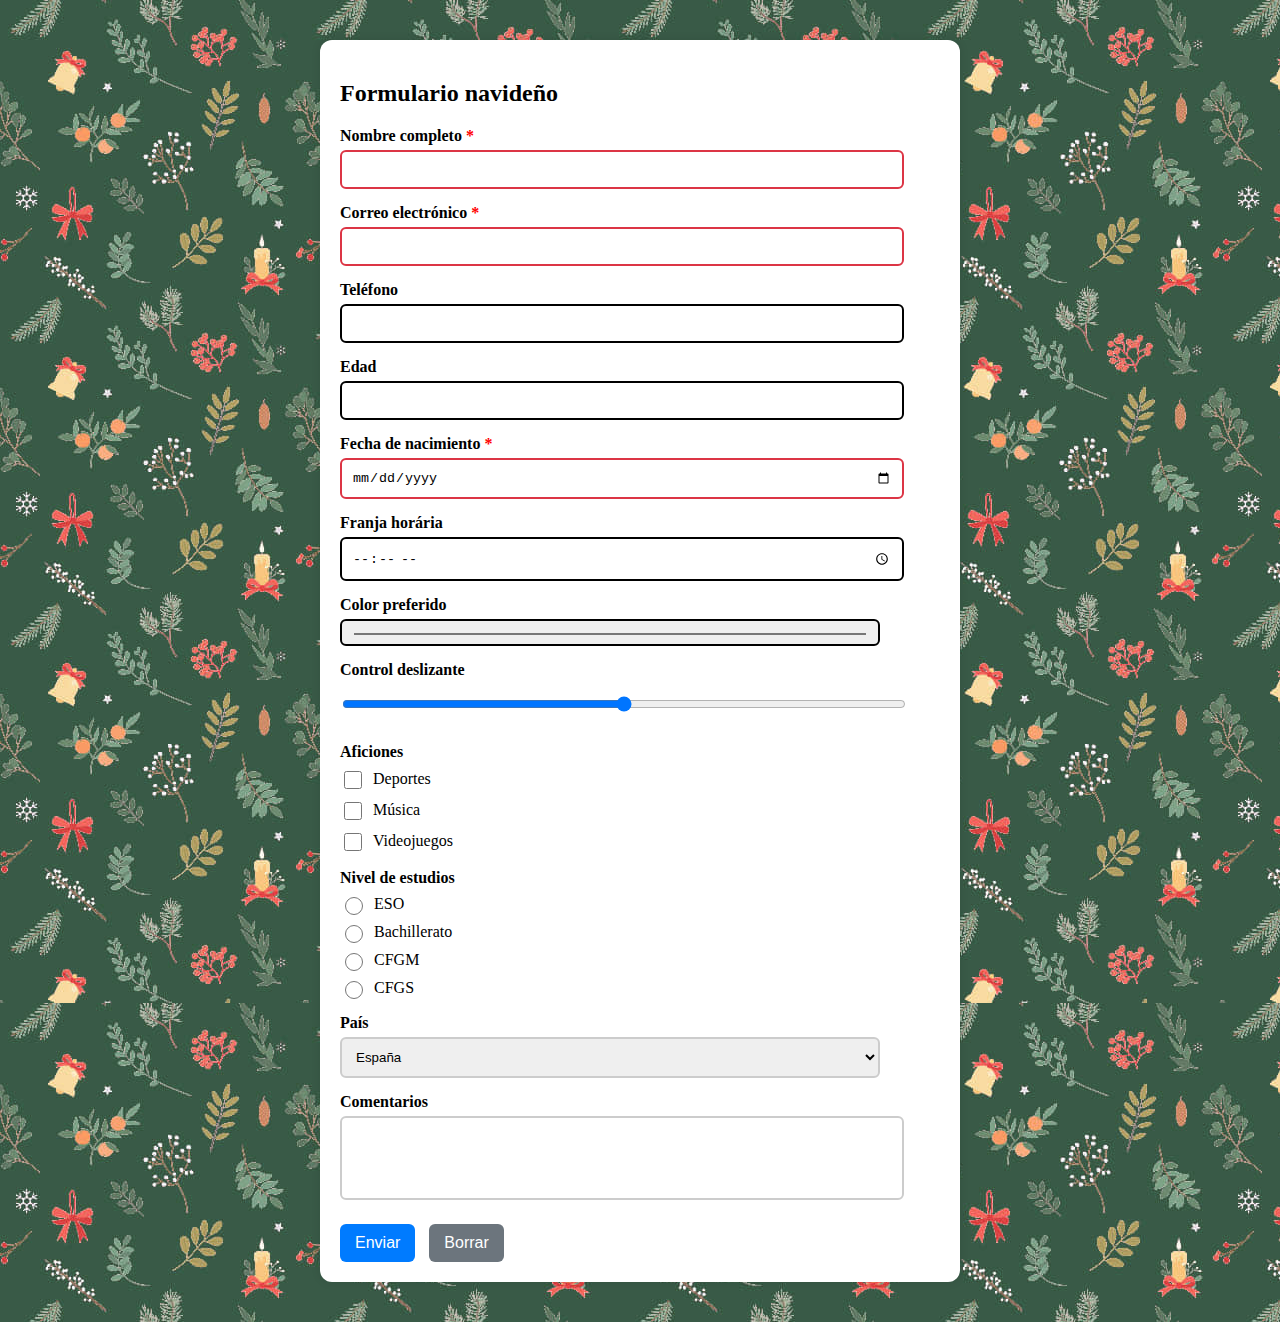
<file: index.html>
<!DOCTYPE html>
<html lang="es">
    <head>
        <meta charset="UTF-8" />
        <meta name="viewport" content="width=device-width, initial-scale=1.0" />
        <title>Formulari Demo</title>
        <link rel="stylesheet" href="estils.css">
    </head>
    <body class="body_form">
        <form class="formulario">
            <div class="center-div">
                <h2>Formulario navideño</h2>

                <label class="apartado">Nombre completo <span class="obligatorio">*</span></label>
                <input type="text" required pattern="^[A-Za-zÀ-ÿ]+(?:\s[A-Za-zÀ-ÿ]+){1,2}$" title="Introduce tu nombre completo" />

                <label class="apartado">Correo electrónico <span class="obligatorio">*</span></label>
                <input type="email" required />

                <label class="apartado">Teléfono</label>
                <input type="tel" class="opcional" pattern="^\+?[0-9\s\-]{7,15}$" title="Máximo 15 cifras; puede incluir +, espacios o guiones" />

                <label class="apartado">Edad</label>
                <input type="number" min="1" max="120" step="1" class="opcional" />

                <label class="apartado">Fecha de nacimiento <span class="obligatorio">*</span></label>
                <input type="date" required />

                <label class="apartado">Franja horária</label>
                <input type="time" class="opcional" />

                <label class="apartado">Color preferido</label>
                <input type="color" class="opcional" />

                <label class="apartado">Control deslizante</label>
                <input type="range" min="0" max="100" />

                <label class="apartado">Aficiones</label>
                <div class="opcio"><input type="checkbox" /> Deportes</div>
                <div class="opcio"><input type="checkbox" /> Música</div>
                <div class="opcio"><input type="checkbox" /> Videojuegos</div>

                <label class="apartado">Nivel de estudios</label>
                <div class="opcio"><input type="radio" name="estudis" /> ESO</div>
                <div class="opcio"><input type="radio" name="estudis" /> Bachillerato</div>
                <div class="opcio"><input type="radio" name="estudis" /> CFGM</div>
                <div class="opcio"><input type="radio" name="estudis" /> CFGS</div>

                <label class="apartado">País</label>
                <select>
                <option>España</option>
                <option>Francia</option>
                <option>Italia</option>
                <option>Alemania</option>
                </select>

                <label class="apartado">Comentarios</label>
                <textarea rows="4"></textarea>

                <button type="submit" class="submit-btn">Enviar</button>
                <button type="reset" class="reset-btn">Borrar</button>
            </div>
        </form>
    </body>
</html>
</file>
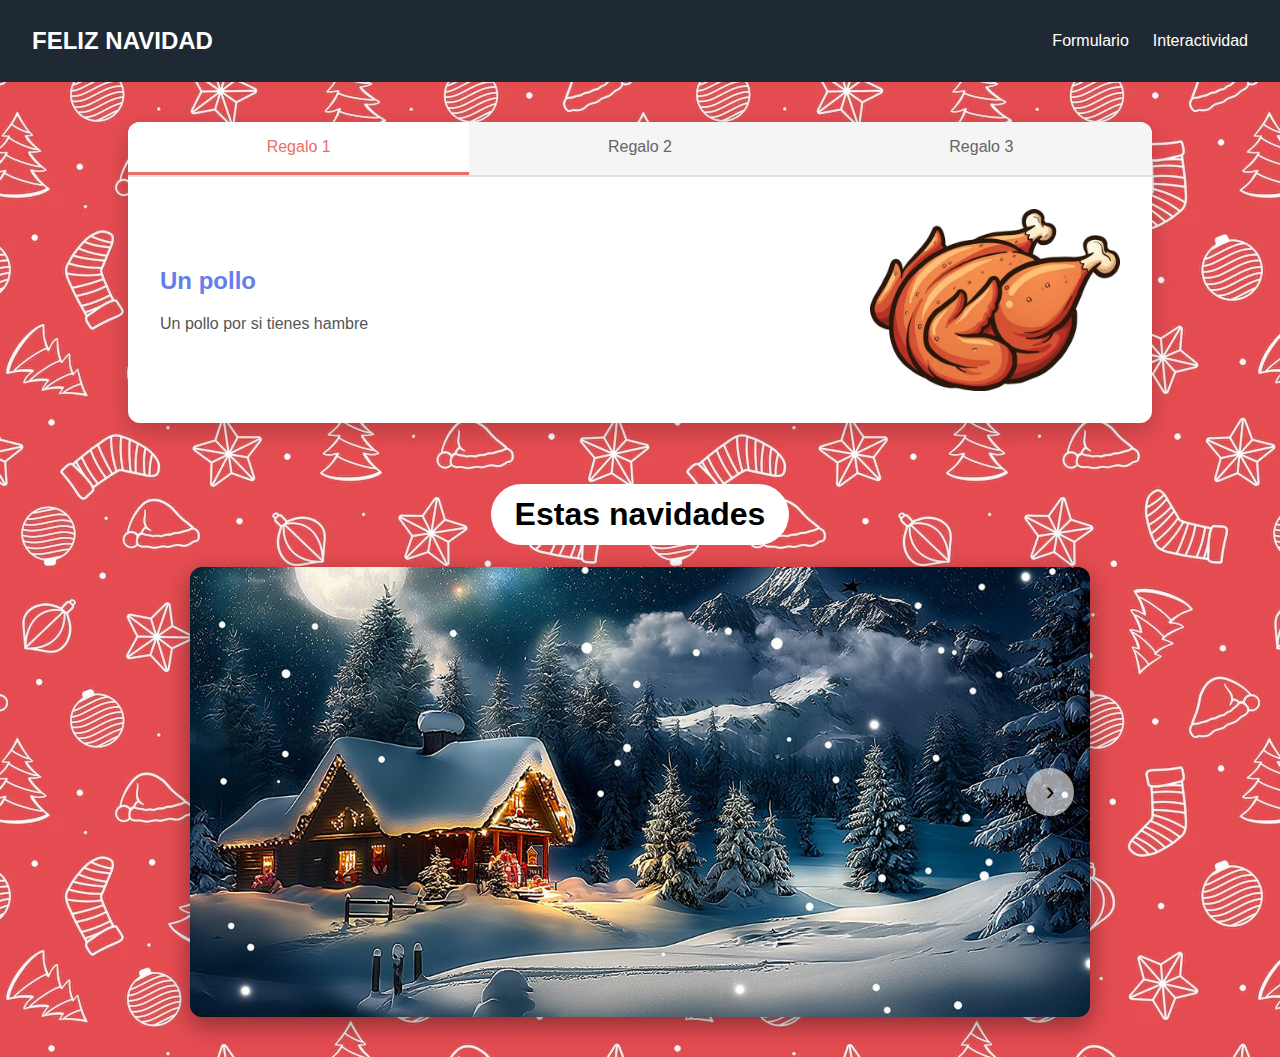
<file: interaccio.html>
<!DOCTYPE html>
<html lang="es">
    <head>
        <meta charset="UTF-8">
        <meta name="viewport" content="width=device-width, initial-scale=1.0">
        <title>Navidad Interactiva</title>
        <link href="https://fonts.googleapis.com/icon?family=Material+Icons" rel="stylesheet">
        <link rel="stylesheet" href="estils.css">
    </head>

    <body class="body_inter" id="pagina-interaccio">
        <nav class="navbar">
            <div class="logo">FELIZ NAVIDAD</div>

            <input type="checkbox" id="menu-toggle">

            <label for="menu-toggle" class="menu-icon">
            <span class="material-icons">menu</span>
            </label>

            <ul class="menu">
                <li><a href="./index.html">Formulario</a></li>
                <li><a href="./interaccio.html">Interactividad</a></li>
            </ul>
        </nav>

        <div class="seccion">
            <div class="tabs">
                <!-- Radio buttons -->
                <input type="radio" name="tab" id="tab1" checked>
                <input type="radio" name="tab" id="tab2">
                <input type="radio" name="tab" id="tab3">

                <!-- Tab buttons -->
                <div class="tabButtons">
                    <label class="tabButton tabButton1" for="tab1">
                        Regalo 1
                    </label>
                    <label class="tabButton tabButton2" for="tab2">
                        Regalo 2
                    </label>
                    <label class="tabButton tabButton3" for="tab3">
                        Regalo 3
                    </label>
                </div>

                <!-- Tab content -->
                <div class="tab-content content-1">
                    <div class="tab-inner">
                        <div class="tab-text">
                            <h2>Un pollo</h2>
                            <p>
                                Un pollo por si tienes hambre
                            </p>
                        </div>
                        <img src="./assets/img/chicken.jpg" alt="Imatge d'un pollo">
                    </div>
                </div>

                <div class="tab-content content-2">
                    <div class="tab-inner">
                        <div class="tab-text">
                            <h2>Un palo</h2>
                            <p>
                                UN PALOOO!! UN PALO!!!!
                            </p>
                        </div>
                        <img src="./assets/img/palo.jpg.png" alt="Imatge d'un palo">
                    </div>
                </div>

                <div class="tab-content content-3">
                    <div class="tab-inner">
                        <div class="tab-text">
                            <h2>Un colchon</h2>
                            <p>
                                Descanca con maxcolchon estas navidades como nunca antes.
                            </p>
                        </div>
                        <img src="./assets/img/relax.jpg" alt="Imatge d'un colchon">
                    </div>
                </div>
            </div>
        </div>

        <div class="seccion">
            <h1 class="titulillo">Estas navidades</h1>

            <div class="carousel">
                <!-- Radio buttons -->
                <input type="radio" name="slide" id="slide1" checked>
                <input type="radio" name="slide" id="slide2">
                <input type="radio" name="slide" id="slide3">

                <!-- Slides -->
                <div class="slides">
                    <div class="slide">
                        <img src="./assets/img/christmas1.jpg" alt="Primera diapositiva">
                    </div>
                    <div class="slide">
                        <img src="./assets/img/christmas2.jpg" alt="Segona diapositiva">
                    </div>
                    <div class="slide">
                        <img src="./assets/img/christmas3.jpg" alt="Tercera diapositiva">
                    </div>
                </div>

                <!-- Previous arrows -->
                <label for="slide1" class="navArrow prev arrowPrev2">‹</label>
                <label for="slide2" class="navArrow prev arrowPrev3">‹</label>

                <!-- Next arrows -->
                <label for="slide2" class="navArrow next arrowNext1">›</label>
                <label for="slide3" class="navArrow next arrowNext2">›</label>
            </div>
        </div>

    </body>
</html>
</file>
<file: estils.css>
/* Estilos navbar */
.navbar {
    position: sticky;
    top: 0;
    background: #1f2933;
    color: white;
    display: flex;
    justify-content: space-between;
    align-items: center;
    padding: 1rem 2rem;
    z-index: 1000;
}

.logo {
    font-size: 1.5rem;
    font-weight: bold;
}

.menu {
    display: flex;
    gap: 1.5rem;
    list-style: none;
}

.menu a {
    color: white;
    text-decoration: none;
    transition: color 0.3s;
}

.menu a:hover {
    color: #38bdf8;
}

#menu-toggle {
    display: none;
}

.menu-icon {
    display: none;
    cursor: pointer;
}

.menu-icon .material-icons {
    font-size: 32px;
}

@media (max-width: 768px) {
    .menu {
        position: absolute;
        top: 100%;
        left: 0;
        width: 100%;
        padding-left: 0px;
        margin-top: 0px;
        flex-direction: column;
        background: #1f2933;
        max-height: 0;
        overflow: hidden;
        transition: max-height 0.4s ease;
    }

    .menu li {
        text-align: center;
        padding: 1rem 0;
    }

    #menu-toggle:checked ~ .menu {
        max-height: 300px;
    }

    .menu-icon {
        display: block;
    }
}

/* --- Estilos form --- */
.body_form {
    background-image: url("./assets/img/form_bg.jpg");
    background-color: rgba(255, 255, 255, 0.2);
    background-blend-mode: lighten;
}

.body_inter {
    background-image: url("./assets/img/inter_bg.jpg");
    background-color: rgba(255, 255, 255, 0.2);
    background-blend-mode: lighten;
}

#pagina-interaccio {
    font-family: Arial, sans-serif;
    margin: 0;
    padding: 0;
    box-sizing: border-box;
}

.formulario {
    display: flex;
    max-width: 600px;
    margin: auto;
    margin-top: 40px;
    margin-bottom: 40px;
    background: #fff;
    padding: 20px;
    border-radius: 12px;
    justify-content: center;
    align-items: center;
    box-shadow: 0 0 10px rgba(0,0,0,0.1);
}

.apartado {
    font-weight: bold;
    display: block;
    margin-top: 15px;
}

.formulario input, .formulario select, .formulario textarea {
    width: 90%;
    padding: 10px;
    border-radius: 6px;
    border: 2px solid #ccc;
    transition: 0.3s ease;
    margin-top: 5px;
}

.formulario textarea {
    resize: none;
}

.formulario input:focus, .formulario textarea:focus, .formulario select:focus {
    outline-color: #007bff;
    box-shadow: 0 0 8px rgba(0,123,255,0.4);
}

.formulario input:valid {
    border-color: #28a745;
}

.formulario .opcional:valid {
    border-color: #000000;
}

.formulario input:invalid {
    border-color: #dc3545;
}

.center-div {
    width: 100%;
}

.obligatorio {
    color: red;
}

.opcio {
    display: flex;
    align-items: center;
    gap: 8px;
    margin: 5px 0;
}

.opcio input[type="checkbox"],
.opcio input[type="radio"] {
    width: 18px;
    height: 18px;
}

.formulario button {
    margin-top: 20px;
    padding: 10px 15px;
    border: none;
    border-radius: 6px;
    cursor: pointer;
    font-size: 16px;
}

.submit-btn {
    background: #007bff;
    color: white;
}

.reset-btn {
    background: #6c757d;
    color: white;
    margin-left: 10px;
}

/* Estilos interactividad */

.seccion {
    width: 100%;
    align-items: center;
    justify-content: center;
    margin-top: 40px;
    display: flex;
    flex-direction: column;
}

.tabs input {
    display: none;
}

.tabs {
    width: 80%;
    background: white;
    border-radius: 12px;
    box-shadow: 0 8px 24px rgba(0,0,0,.2);
    overflow: hidden;
}

.tab-inner {
    display: flex;
    align-items: center;
    gap: 2rem;
}

.tab-text {
    flex: 1;
}

.tab-inner img {
    width: 250px;
    max-width: 100%;
    border-radius: 10px;
    object-fit: cover;
}

.tabButtons {
    display: flex;
    background: #f5f5f5;
    border-bottom: 2px solid #e0e0e0;
}

.tabButton {
    border-bottom: 3px solid transparent;
    color: #666;
    cursor: pointer;
    flex: 1;
    font-weight: 500;
    padding: 1rem 1.5rem;
    text-align: center;
    justify-content: center;
    transition: all 0.3s;
    user-select: none;
}

.tabButton:hover {
    background: #ebebeb;
    color: #333;
}

body:has(#tab1:checked) .tabButtons .tabButton1,
body:has(#tab2:checked) .tabButtons .tabButton2,
body:has(#tab3:checked) .tabButtons .tabButton3 {
    background: white;
    border-bottom-color: #ea6f66;
    color: #ea6f66;
}

.tab-content {
    animation: fadeIn 0.4s ease-in;
    display: none;
    padding: 2rem;
}

@keyframes fadeIn {
    from {
    opacity: 0;
    transform: translateY(10px);
    }
    to {
    opacity: 1;
    transform: translateY(0);
    }
}

#pagina-interaccio:has(#tab1:checked) .content-1 { display:block; }
#pagina-interaccio:has(#tab2:checked) .content-2 { display:block; }
#pagina-interaccio:has(#tab3:checked) .content-3 { display:block; }

.tab-content h2 {
    color: #667eea;
    margin-bottom: 1rem;
    font-size: 1.5rem;
}

.tab-content p {
    color: #555;
    line-height: 1.6;
    margin-bottom: 1rem;
}

.tab-content ul {
    color: #555;
    line-height: 1.8;
    margin-left: 1.5rem;
}

@media (max-width: 768px) {
    .tab-inner {
        flex-direction: column;
        text-align: center;
    }

    .tab-inner img {
        width: 100%;
    }
}

/* ------------------------------------------------------------------- */

.carousel input {
    display: none;
}

.carousel {
    width: 80%;
    max-width: 900px;
    margin-bottom: 40px;
    border-radius: 12px;
    box-shadow: 0 8px 24px rgba(0,0,0,.4);
    overflow: hidden;
    position: relative;
}

/* CONTENEDOR DE SLIDES */
.slides {
    display: flex;
    transition: transform 0.5s ease-in-out;
}

/* SLIDE */
.slide {
    min-width: 100%;
    height: 450px;
    position: relative;
}

/* IMAGEN */
.slide img {
    width: 100%;
    height: 100%;
    object-fit: cover;
    display: block;
}

/* POSICIÓN DE CADA SLIDE */
body:has(#slide1:checked) .slides { transform: translateX(0%); }
body:has(#slide2:checked) .slides { transform: translateX(-100%); }
body:has(#slide3:checked) .slides { transform: translateX(-200%); }
body:has(#slide4:checked) .slides { transform: translateX(-300%); }

/* FLECHAS */
.navArrow {
    display: none;
    align-items: center;
    justify-content: center;
    position: absolute;
    top: 50%;
    transform: translateY(-50%);
    width: 48px;
    height: 48px;
    border-radius: 50%;
    background: rgba(255, 255, 255, 0.6);
    color: #000000;
    font-size: 26px;
    cursor: pointer;
    z-index: 10;
    transition: background 0.3s;
}

.navArrow:hover {
    background: rgba(255, 255, 255, 0.8);
}

.prev { left: 1rem; }
.next { right: 1rem; }

/* VISIBILIDAD DE FLECHAS */
body:has(#slide1:checked) .arrowNext1 { display: flex; }

body:has(#slide2:checked) .arrowPrev2,
body:has(#slide2:checked) .arrowNext2 { display: flex; }

body:has(#slide3:checked) .arrowPrev3,
body:has(#slide3:checked) .arrowNext3 { display: flex; }

body:has(#slide4:checked) .arrowPrev4 { display: flex; }

/* RESPONSIVE */
@media (max-width: 640px) {
    .carousel {
        width: 95%;
    }

    .slide {
        height: 280px;
    }

    .navArrow {
        width: 40px;
        height: 40px;
        font-size: 20px;
    }

    .prev { left: 0.5rem; }
    .next { right: 0.5rem; }
}

.titulillo {
    display: inline-block;
    background-color: #ffffff;
    padding: 12px 24px;
    border-radius: 999px;
    font-weight: 600;
}
</file>
